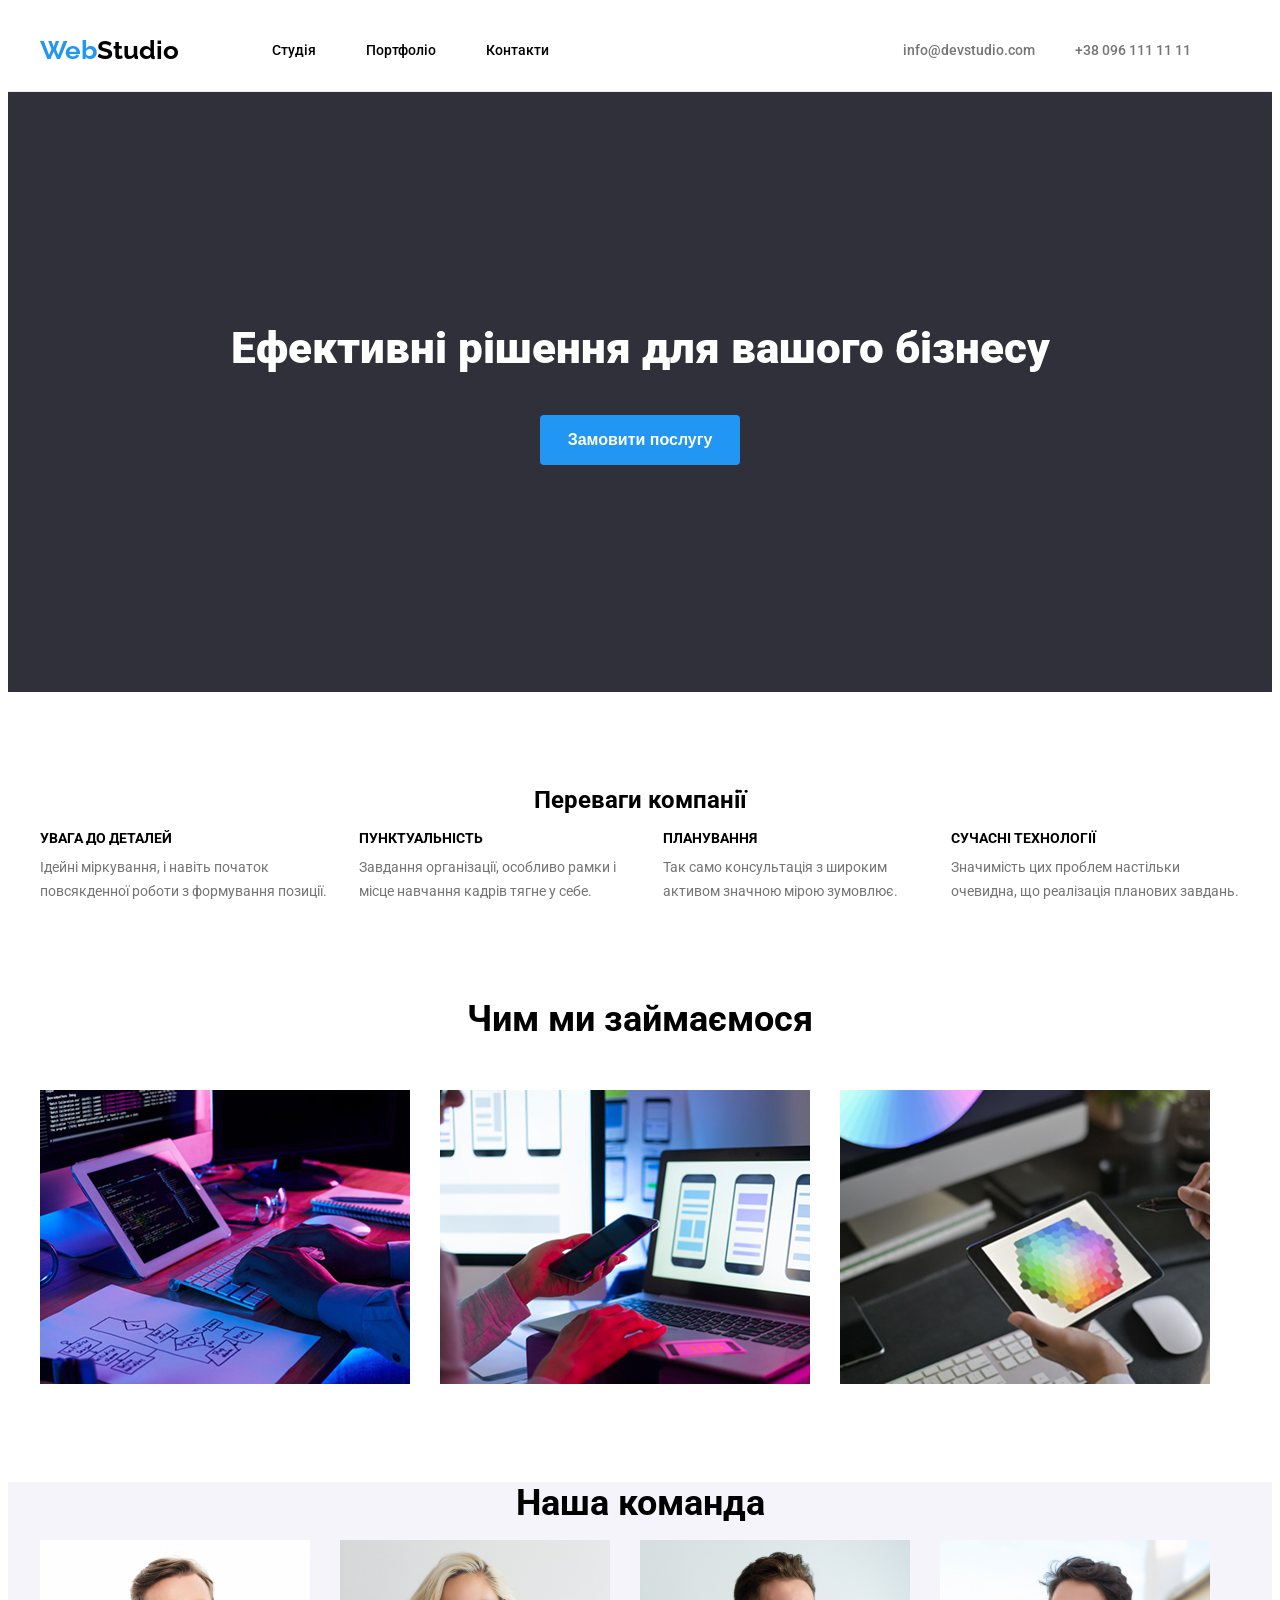
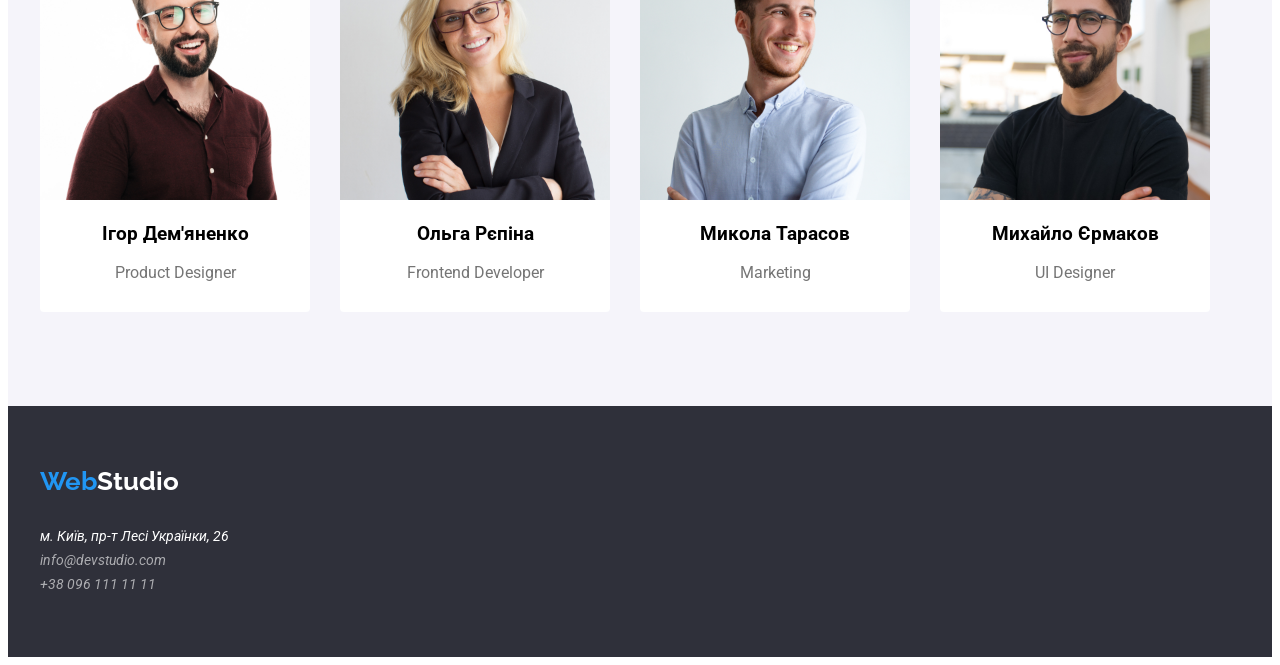
<file: index.html>
<!doctype html>
<html lang="uk">
  <head>
    <meta charset="UTF-8" />
    <meta name="viewport" content="width=device-width, initial-scale=1.0" />
    <title>Studio</title>

    <link rel="preconnect" href="https://fonts.googleapis.com" />
    <link rel="preconnect" href="https://fonts.gstatic.com" crossorigin />
    <link
      href="https://fonts.googleapis.com/css2?family=Raleway:ital,wght@0,700;1,700&family=Roboto:ital,wght@0,100..900;1,100..900&display=swap"
      rel="stylesheet"
    />
    <link rel="stylesheet" href="./css/styles.css" />
  </head>
  <body>
    <header>
      <div class="container">
        <nav class="main-nav">
          <a href="/" class="logo">Web<span class="dark">Studio</span></a>
          <ul class="site-nav">
            <li><a href="/" class="link">Студія</a></li>
            <li><a href="./portfolio.html" class="link">Портфоліо</a></li>
            <li><a href="" class="link">Контакти</a></li>
          </ul>
          <ul class="contact-nav">
            <li>
              <a href="mailto:info@devstudio.com" class="contact-link"
                >info@devstudio.com</a
              >
            </li>
            <li>
              <a href="tel:+380961111111" class="contact-link"
                >+38 096 111 11 11</a
              >
            </li>
          </ul>
        </nav>
      </div>
    </header>
    <main>
      <article class="hero">
        <div class="hero-title-button">
          <h1 class="hero-title">Ефективні рішення для вашого бізнесу</h1>
          <button type="button" class="hero-button">Замовити послугу</button>
        </div>
      </article>
      <section class="advantages">
        <div class="container">
          <h2 class="advantages-title">Переваги компанії</h2>
          <ul class="advantages-list">
            <li>
              <h3>УВАГА ДО ДЕТАЛЕЙ</h3>
              <p>
                Ідейні міркування, і навіть початок повсякденної роботи з
                формування позиції.
              </p>
            </li>
            <li>
              <h3>ПУНКТУАЛЬНІСТЬ</h3>
              <p>
                Завдання організації, особливо рамки і місце навчання кадрів
                тягне у себе.
              </p>
            </li>
            <li>
              <h3>ПЛАНУВАННЯ</h3>
              <p>
                Так само консультація з широким активом значною мірою зумовлює.
              </p>
            </li>
            <li>
              <h3>СУЧАСНІ ТЕХНОЛОГІЇ</h3>
              <p>
                Значимість цих проблем настільки очевидна, що реалізація
                планових завдань.
              </p>
            </li>
          </ul>
        </div>
      </section>
      <section class="occupation">
        <div class="container">
          <h2 class="occupation-title">Чим ми займаємося</h2>
          <ul class="occupation-list">
            <li>
              <img
                src="./images/photo1.webp"
                alt="Написання коду"
                width="370"
                height="294"
              />
            </li>
            <li>
              <img
                src="./images/photo2.webp"
                alt="Розробка технологій"
                width="370"
                height="294"
              />
            </li>
            <li>
              <img
                src="./images/photo3.webp"
                alt="Розробка дизайну"
                width="370"
                height="294"
              />
            </li>
          </ul>
        </div>
      </section>
      <section class="team">
        <div class="container">
          <h2 class="team-title">Наша команда</h2>
          <ul class="team-list">
            <li>
              <img
                src="./images/people1.webp"
                alt="Дизайнер продукта"
                width="270"
                height="260"
              />
              <h3>Ігор Дем'яненко</h3>
              <p>Product Designer</p>
            </li>
            <li>
              <img
                src="./images/people2.webp"
                alt="Фронтенд розробник"
                width="270"
                height="260"
              />
              <h3>Ольга Рєпіна</h3>
              <p>Frontend Developer</p>
            </li>
            <li>
              <img
                src="./images/people3.webp"
                alt="Відповідальний за маркетинг"
                width="270"
                height="260"
              />
              <h3>Микола Тарасов</h3>
              <p>Marketing</p>
            </li>
            <li>
              <img
                src="./images/people4.webp"
                alt="Дизайнер інтерфейсу"
                width="270"
                height="260"
              />
              <h3>Михайло Єрмаков</h3>
              <p>UI Designer</p>
            </li>
          </ul>
        </div>
      </section>
    </main>
    <footer>
      <div class="container bg">
        <a href="/" class="logo">Web<span class="white">Studio</span></a>
        <address class="adress">
          <a
            class="adress-link"
            target="_blank"
            href="https://www.google.com/maps/place/%D0%B1%D1%83%D0%BB%D1%8C%D0%B2%D0%B0%D1%80+%D0%9B%D0%B5%D1%81%D1%96+%D0%A3%D0%BA%D1%80%D0%B0%D1%97%D0%BD%D0%BA%D0%B8,+26,+%D0%9A%D0%B8%D1%97%D0%B2,+01133/@50.4265251,30.5370279,676m/data=!3m2!1e3!4b1!4m10!1m2!2m1!1z0LwuINCa0LjRl9CyLCDQv9GALdGCINCb0LXRgdGWINCj0LrRgNCw0ZfQvdC60LgsIDI2!3m6!1s0x40d4cf0dffa0484f:0x32babb947195e09!8m2!3d50.4265217!4d30.5396028!15sCjPQvC4g0JrQuNGX0LIsINC_0YAt0YIg0JvQtdGB0ZYg0KPQutGA0LDRl9C90LrQuCwgMjaSAQpzdWJwcmVtaXNl4AEA!16s%2Fg%2F11qg5hynv9?entry=ttu&g_ep=EgoyMDI2MDkwMi4wIKXMDSoASAFQAw%3D%3D"
            >м. Київ, пр-т Лесі Українки, 26 <br
          /></a>
          <a class="adress-link" href="mailto:info@devstudio.com"
            >info@devstudio.com <br
          /></a>
          <a class="adress-link" href="tel:+380961111111"
            >+38 096 111 11 11 <br
          /></a>
        </address>
      </div>
    </footer>
  </body>
</html>
</file>
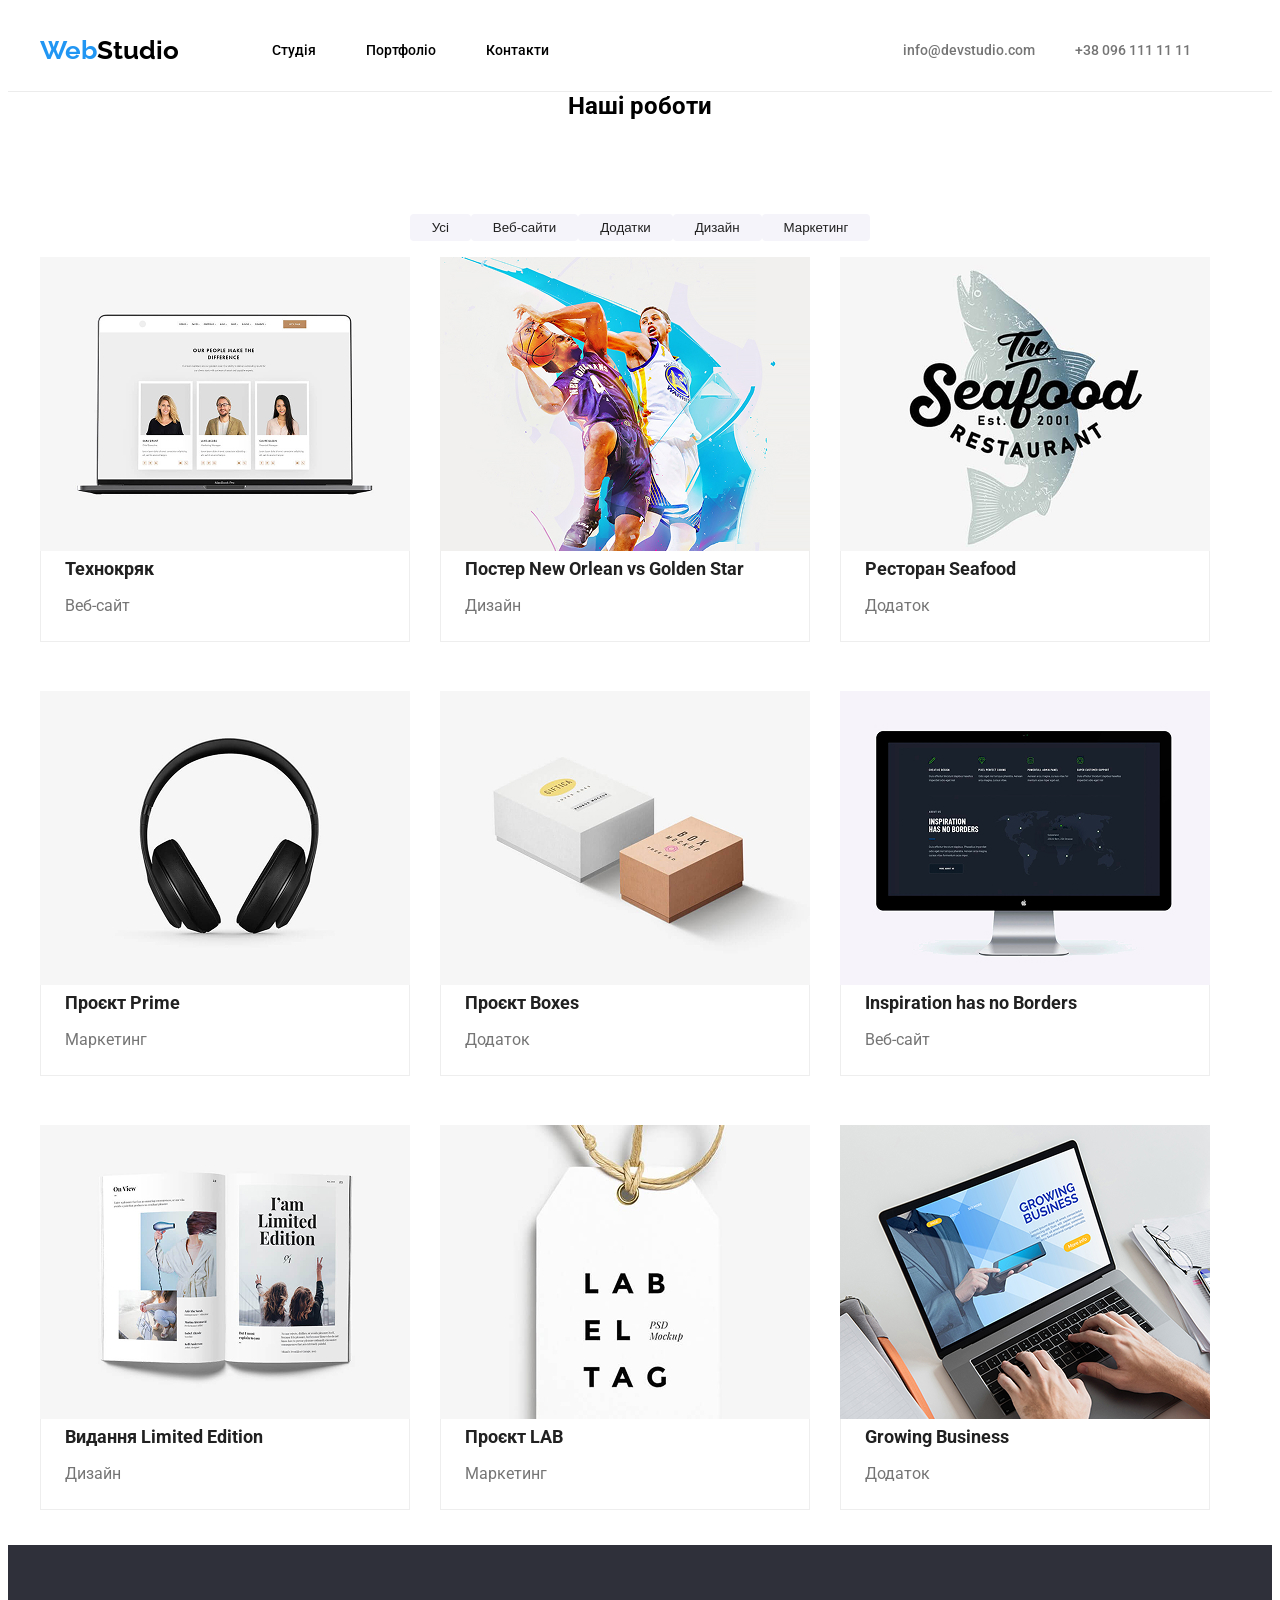
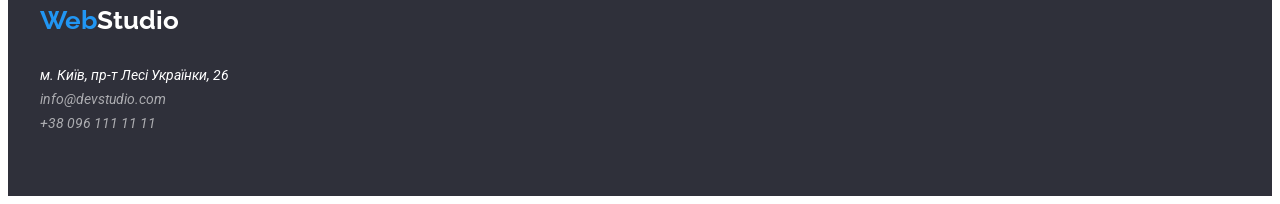
<file: portfolio.html>
<!doctype html>
<html lang="uk">
  <head>
    <meta charset="UTF-8" />
    <meta name="viewport" content="width=device-width, initial-scale=1.0" />
    <title>Portfolio</title>

    <link rel="preconnect" href="https://fonts.googleapis.com" />
    <link rel="preconnect" href="https://fonts.gstatic.com" crossorigin />
    <link
      href="https://fonts.googleapis.com/css2?family=Raleway:ital,wght@0,700;1,700&family=Roboto:ital,wght@0,100..900;1,100..900&display=swap"
      rel="stylesheet"
    />
    <link rel="stylesheet" href="./css/styles.css" />
  </head>
  <body>
    <header>
      <div class="container">
        <nav class="main-nav">
          <a href="/" class="logo">Web<span class="dark">Studio</span></a>
          <ul class="site-nav">
            <li><a href="/" class="link">Студія</a></li>
            <li><a href="./portfolio.html" class="link">Портфоліо</a></li>
            <li><a href="" class="link">Контакти</a></li>
          </ul>
          <ul class="contact-nav">
            <li>
              <a href="mailto:info@devstudio.com" class="contact-link"
                >info@devstudio.com</a
              >
            </li>
            <li>
              <a href="tel:+380961111111" class="contact-link"
                >+38 096 111 11 11</a
              >
            </li>
          </ul>
        </nav>
      </div>
    </header>
    <main>
      <section class="container">
        <h1 class="filter-title">Наші роботи</h1>
        <div class="filter-list">
          <button type="button" class="filter-button">Усі</button>
          <button type="button" class="filter-button">Веб-сайти</button>
          <button type="button" class="filter-button">Додатки</button>
          <button type="button" class="filter-button">Дизайн</button>
          <button type="button" class="filter-button">Маркетинг</button>
        </div>
        <ul class="our-work">
          <li>
            <a href=""
              ><img src="./images/portfolio1.webp" alt="робота1" width="370" />
              <div class="border">
                <h2>Технокряк</h2>
                <p>Веб-сайт</p>
              </div>
            </a>
          </li>
          <li>
            <a href=""
              ><img src="./images/portfolio2.webp" alt="робота2" width="370" />
              <div class="border">
                <h2>Постер New Orlean vs Golden Star</h2>
                <p>Дизайн</p>
              </div>
            </a>
          </li>
          <li>
            <a href=""
              ><img src="./images/portfolio3.webp" alt="робота3" width="370" />
              <div class="border">
                <h2>Ресторан Seafood</h2>
                <p>Додаток</p>
              </div>
            </a>
          </li>
          <li>
            <a href=""
              ><img src="./images/portfolio4.webp" alt="робота4" width="370" />
              <div class="border">
                <h2>Проєкт Prime</h2>
                <p>Маркетинг</p>
              </div>
            </a>
          </li>
          <li>
            <a href=""
              ><img src="./images/portfolio5.webp" alt="робота5" width="370" />
              <div class="border">
                <h2>Проєкт Boxes</h2>
                <p>Додаток</p>
              </div>
            </a>
          </li>
          <li>
            <a href=""
              ><img src="./images/portfolio6.webp" alt="робота6" width="370" />
              <div class="border">
                <h2>Inspiration has no Borders</h2>
                <p>Веб-сайт</p>
              </div>
            </a>
          </li>
          <li>
            <a href=""
              ><img src="./images/portfolio7.webp" alt="робота7" width="370" />
              <div class="border">
                <h2>Видання Limited Edition</h2>
                <p>Дизайн</p>
              </div>
            </a>
          </li>
          <li>
            <a href=""
              ><img src="./images/portfolio8.webp" alt="робота8" width="370" />
              <div class="border">
                <h2>Проєкт LAB</h2>
                <p>Маркетинг</p>
              </div>
            </a>
          </li>
          <li>
            <a href=""
              ><img src="./images/portfolio9.webp" alt="робота9" width="370" />
              <div class="border">
                <h2>Growing Business</h2>
                <p>Додаток</p>
              </div>
            </a>
          </li>
        </ul>
      </section>
    </main>
    <footer>
      <div class="container bg">
        <a href="/" class="logo">Web<span class="white">Studio</span></a>
        <address class="adress">
          <a
            class="adress-link"
            target="_blank"
            href="https://www.google.com/maps/place/%D0%B1%D1%83%D0%BB%D1%8C%D0%B2%D0%B0%D1%80+%D0%9B%D0%B5%D1%81%D1%96+%D0%A3%D0%BA%D1%80%D0%B0%D1%97%D0%BD%D0%BA%D0%B8,+26,+%D0%9A%D0%B8%D1%97%D0%B2,+01133/@50.4265251,30.5370279,676m/data=!3m2!1e3!4b1!4m10!1m2!2m1!1z0LwuINCa0LjRl9CyLCDQv9GALdGCINCb0LXRgdGWINCj0LrRgNCw0ZfQvdC60LgsIDI2!3m6!1s0x40d4cf0dffa0484f:0x32babb947195e09!8m2!3d50.4265217!4d30.5396028!15sCjPQvC4g0JrQuNGX0LIsINC_0YAt0YIg0JvQtdGB0ZYg0KPQutGA0LDRl9C90LrQuCwgMjaSAQpzdWJwcmVtaXNl4AEA!16s%2Fg%2F11qg5hynv9?entry=ttu&g_ep=EgoyMDI2MDkwMi4wIKXMDSoASAFQAw%3D%3D"
            >м. Київ, пр-т Лесі Українки, 26 <br
          /></a>
          <a class="adress-link" href="mailto:info@devstudio.com"
            >info@devstudio.com <br
          /></a>
          <a class="adress-link" href="tel:+380961111111"
            >+38 096 111 11 11 <br
          /></a>
        </address>
      </div>
    </footer>
  </body>
</html>
</file>
<file: css/styles.css>
:root {
  --primary-color: #ffffff;
  --secondary-color: #2f303a;
  --button-color: #2196f3;
  --primary-text-color: #212121;
  --secondary-text-color: #757575;
  --portfolio-card-color: #eeeeee;
}

body {
  background-color: var(--primary-color);
  font-family: "Roboto", sans-serif;
}

a {
  text-decoration: none;
}

ul {
  list-style: none;
}

header {
  background-color: var(--primary-color);

  border-bottom: 1px solid #ececec;
}

.logo {
  font-family: "Raleway", sans-serif;
  font-weight: 700;
  text-decoration: none;
  color: var(--button-color);
  font-size: 26px;
  letter-spacing: 3%;
  margin-top: 25px;
  margin-bottom: 25px;
}

.white {
  color: #ffffff;
}

.dark {
  color: #000000;
}

.container {
  width: 1200px;
  margin-top: 0;
  margin-bottom: 0;
  margin-right: auto;
  margin-left: auto;
}

.main-nav {
  display: flex;
  align-items: center;
}

.site-nav {
  display: flex;
  margin-top: 32px;
  margin-bottom: 32px;
  padding: 0;
  margin-left: 93px;
}

.site-nav li {
  margin-right: 50px;
}

.site-nav li:last-child {
  margin-right: 0;
}

.site-nav .link {
  color: var(--text-color);
  font-weight: 500;
  font-size: 14px;
  letter-spacing: 2%;
}

.contact-nav {
  display: flex;
  margin-top: 32px;
  margin-bottom: 32px;
  padding: 0;
  margin-left: 354px;
}

.contact-nav li {
  margin-right: 40px;
}

.contact-nav li:last-child {
  margin-right: 0;
}

.contact-nav .contact-link {
  color: var(--secondary-text-color);
  font-weight: 500;
  font-size: 14px;
  letter-spacing: 2%;
}

.contact-nav a:hover,
.contact-nav a:focus {
  color: var(--button-color);
}

.site-nav a:hover,
.site-nav a:focus {
  color: var(--button-color);
}

.hero {
  display: flex;
  align-items: center;
  justify-content: center;
  height: 600px;
  background-color: var(--secondary-color);
}

.hero-title-button {
  text-align: center;
}

.hero-title {
  margin-top: 0;
  margin-bottom: 30;
  color: var(--primary-color);
  font-weight: 900;
  text-align: center;
  font-size: 44px;
  line-height: 1.36;
  letter-spacing: 6%;
}

.hero-button {
  width: 200px;
  height: 50px;
  margin: auto;
  display: flex;
  background-color: var(--button-color);
  color: var(--primary-color);
  font-weight: 700;
  font-size: 16px;
  line-height: 1.87;
  letter-spacing: 6%;
  text-align: center;
  cursor: pointer;
  align-items: center;
  justify-content: center;
  border-radius: 4px;
  border: 0;
}

.advantages {
  margin-top: 94px;
  background-color: var(--primary-color);
}

.advantages-title {
  margin-top: 0;
  margin-bottom: 0;
  text-align: center;
}

.advantages-list {
  padding-left: 0;
  display: flex;
}

.advantages-list li {
  margin-right: 30px;
}

.advantages-list li:last-child {
  margin-right: 0;
}

.advantages-list h3 {
  color: var(--text-color);
  font-weight: 700;
  font-size: 14px;
  letter-spacing: 3%;
  margin-top: 0;
  margin-bottom: 10px;
}

.advantages-list p {
  color: var(--secondary-text-color);
  font-weight: 400;
  font-size: 14px;
  line-height: 1.71;
  letter-spacing: 3%;
  margin-top: 0;
  margin-bottom: 0;
}

.occupation {
  margin-top: 94px;
  background-color: var(--primary-color);
}

.occupation-list {
  padding-left: 0;
}

.occupation-list li {
  margin-right: 30px;
}

.occupation-list li:last-child {
  margin-right: 0;
}

.occupation ul {
  display: flex;
}

.occupation-title {
  margin-top: 0;
  margin-bottom: 50px;
  font-weight: 700;
  font-size: 36px;
  letter-spacing: 3%;
  text-align: center;
}

.team-title {
  margin-top: 0;
  margin-bottom: 0;
  font-weight: 700;
  font-size: 36px;
  letter-spacing: 3%;
  text-align: center;
}

.team {
  margin-top: 94px;
  background-color: #f5f4fa;
}

.team-list {
  padding-left: 0;
  display: flex;
  margin-bottom: 0;
}

.team-list h3 {
  text-align: center;
  margin-top: 30;
  margin-bottom: 10;
}

.team-list li {
  margin-right: 30px;
  background-color: var(--primary-color);
  border-bottom-left-radius: 4px;
  border-bottom-right-radius: 4px;
}

.team-list li:last-child {
  margin-right: 0;
}

.team-list p {
  text-align: center;
  margin-top: 0;
  margin-bottom: 30px;
}

.team p {
  color: var(--secondary-text-color);
  font-weight: 400;
  font-size: 16px;
  letter-spacing: 3%;
}

.team ul {
  padding-bottom: 94px;
}

footer {
  display: flex;
  background-color: var(--secondary-color);

  height: 251px;
}

.adress-link {
  font-weight: 400;
  font-size: 14px;
  line-height: 24px;
  letter-spacing: 3%;
}

.filter-button {
  background-color: #f5f4fa;
  color: var(--primary-text-color);
  cursor: pointer;
  border-radius: 4px;
  border: 0px;
  padding-top: 6px;
  padding-bottom: 6px;
  padding-left: 22px;
  padding-right: 22px;
}

.bg {
  margin-top: 60px;
}

.adress {
  margin-top: 28px;
}

.adress a {
  color: #ffffff99;
}

.adress a:first-child {
  color: var(--primary-color);
}

.filter-list .filter-button:hover,
.filter-list .filter-button:focus {
  background-color: var(--button-color);
  color: var(--primary-color);
}

.our-work {
  display: flex;
  padding-left: 0;
  flex-wrap: wrap;
}

.our-work li {
  margin-right: 30px;
  margin-bottom: 30px;
  width: 370px;
  height: 404px;
}

.our-work li:nth-child(3n) {
  margin-right: 0;
}

.our-work li:nth-last-child(-n + 3) {
  margin-bottom: 0;
}

.our-work img {
  display: block;
}

.border {
  padding-left: 24px;
  padding-bottom: 20px;
  border: 1px solid #eeeeee;
  border-top: 0;
}

.our-work p {
  margin: 0;
  font-weight: 400;
  font-size: 16px;
  line-height: 1.87;
  letter-spacing: 3%;
  margin-top: 4px;
  color: var(--secondary-text-color);
}

.our-work h2 {
  margin-top: 0;
  margin-bottom: 0;
  font-size: 18px;
  line-height: 2;
  letter-spacing: 6%;
  color: var(--primary-text-color);
}

.filter-title {
  margin-top: 0;
  margin-bottom: 0;
  text-align: center;
}

.filter-list {
  display: flex;
  justify-content: center;
  margin-top: 94px;
}
</file>
